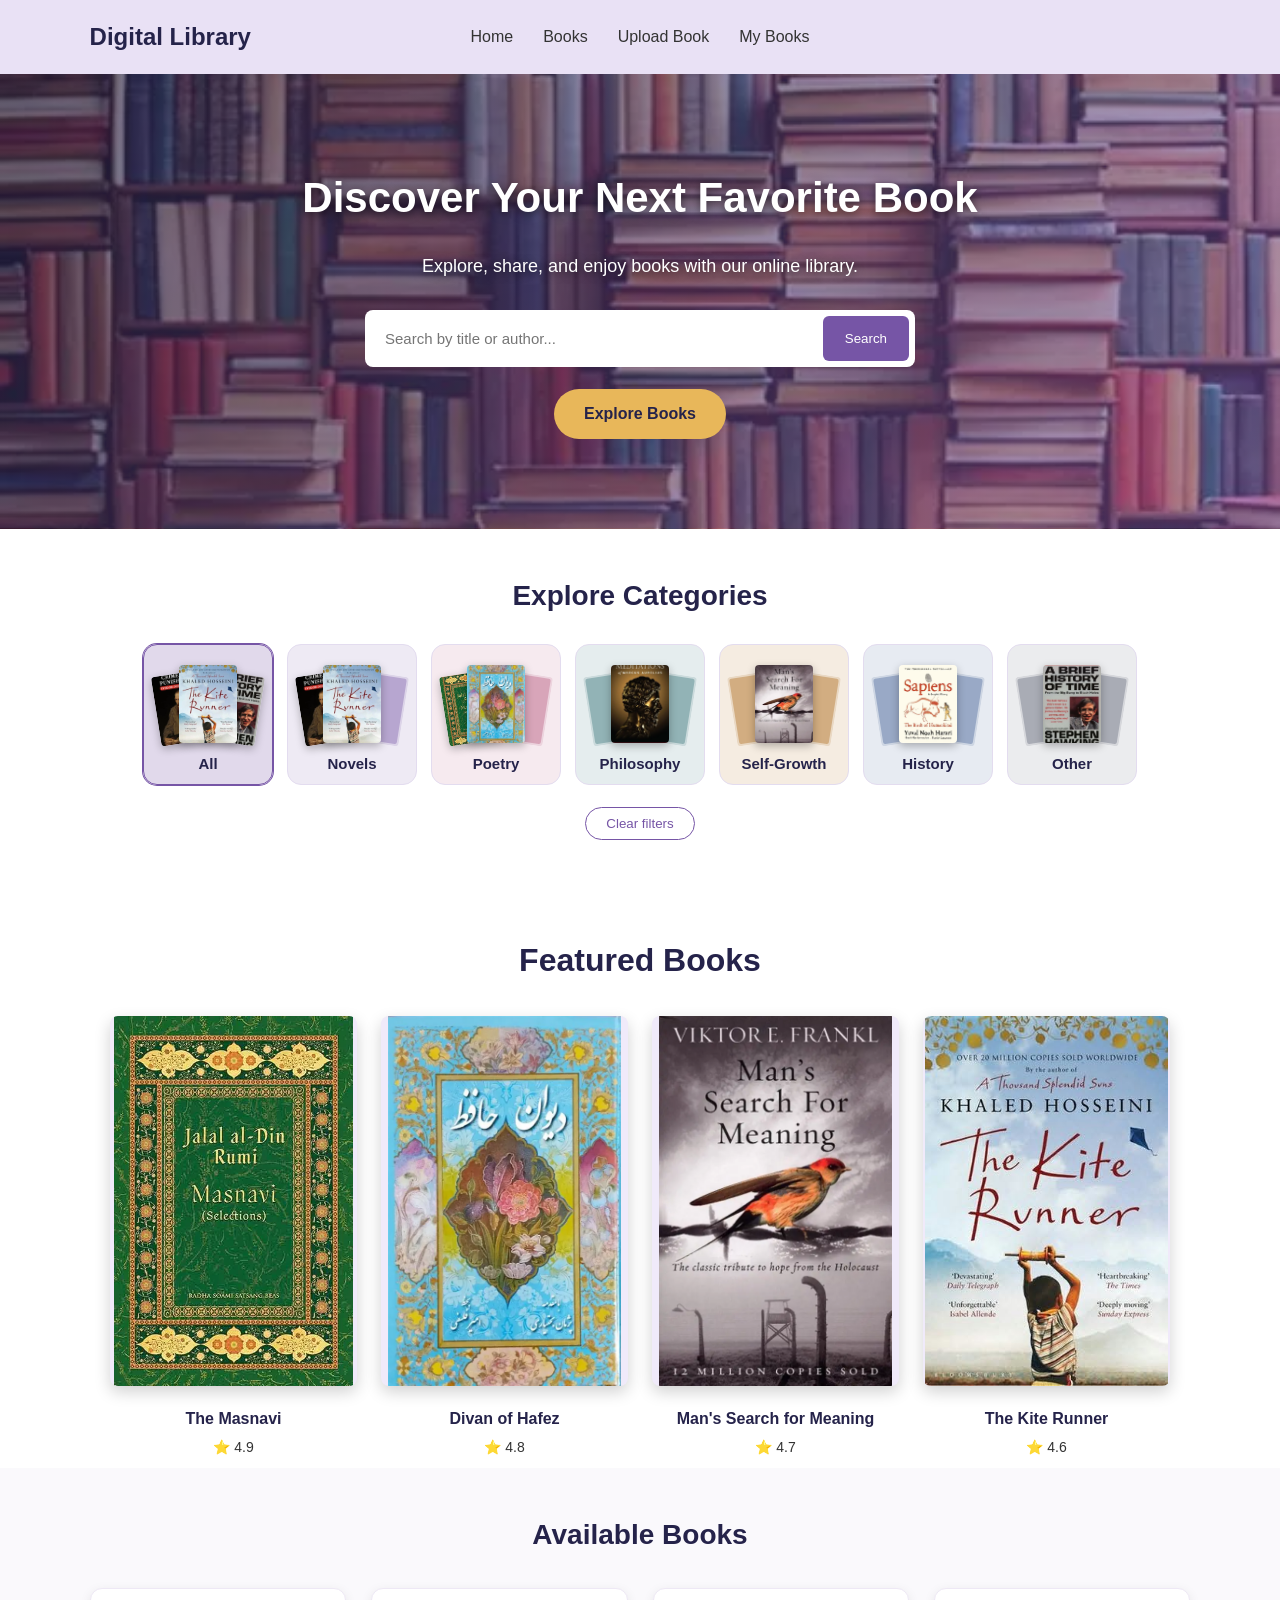
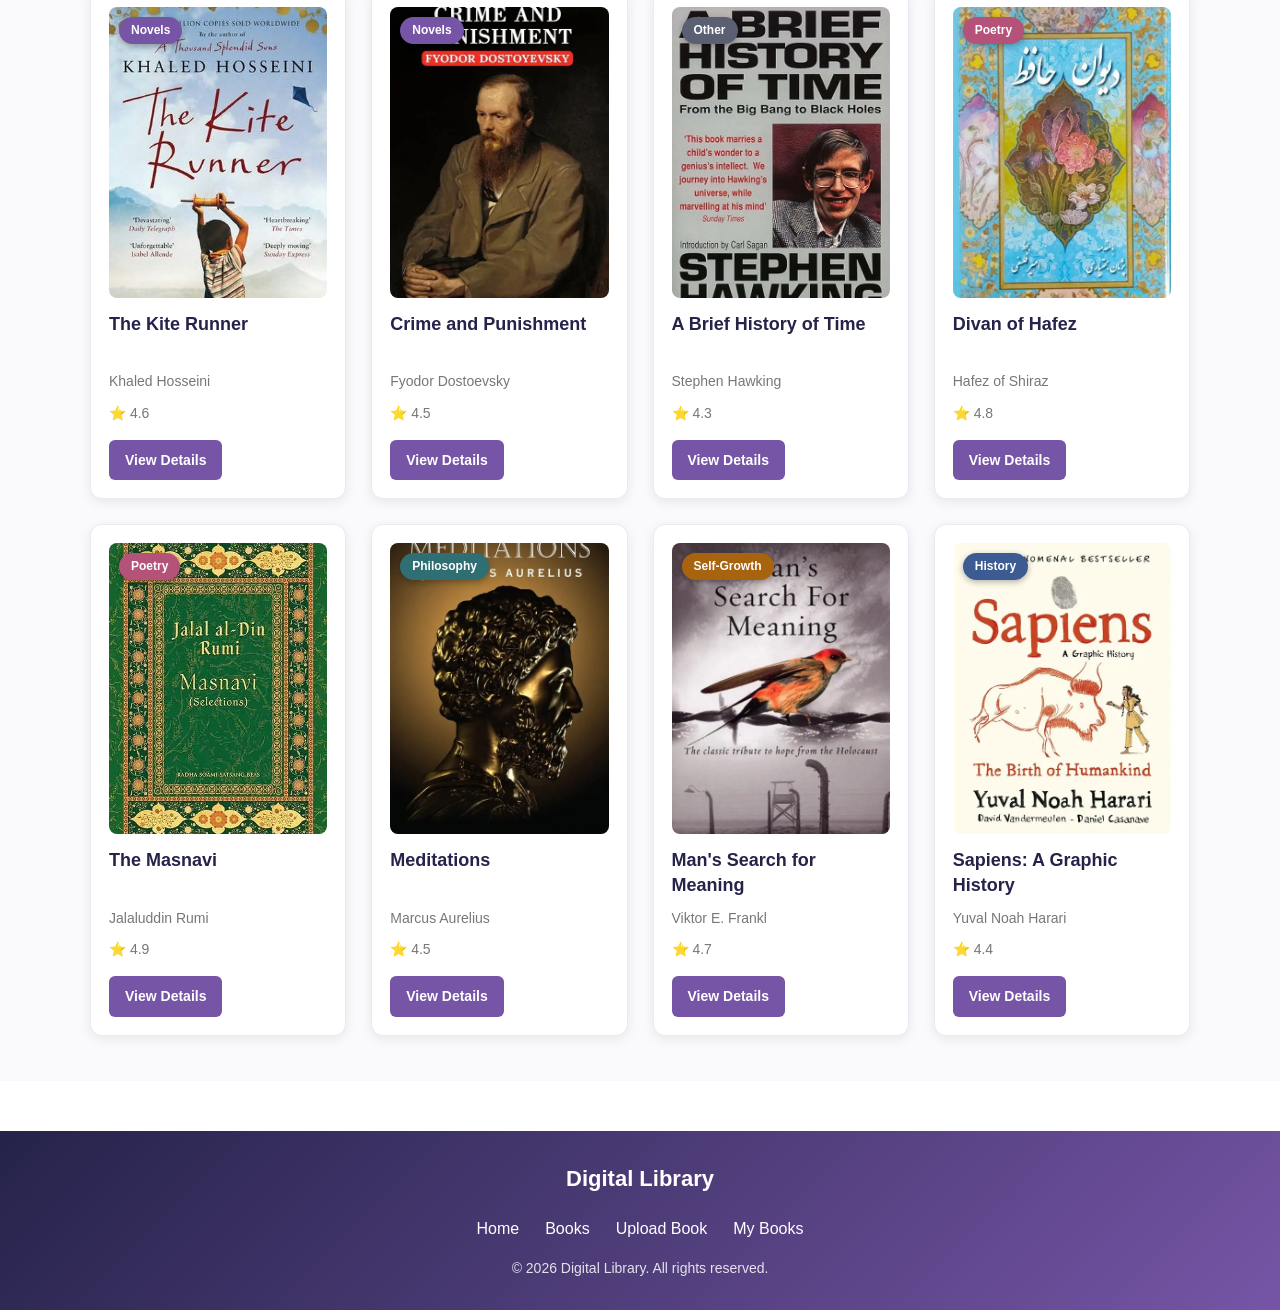
<file: index.html>
<!DOCTYPE html>
<html lang="en">
<head>
    <meta charset="UTF-8">
    <meta name="viewport" content="width=device-width, initial-scale=1.0">
    <title>Digital Library</title>

    <link rel="stylesheet" href="css/style.css">
    <link rel="stylesheet" href="css/home.css">
</head>
<body>

    <header>
        <nav class="navbar">
            <a href="index.html" class="logo">Digital Library</a>

            <ul class="nav-links">
                <li><a href="index.html">Home</a></li>
                <li><a href="index.html#books">Books</a></li>
                <li><a href="upload.html">Upload Book</a></li>
                <li><a href="upload.html#my-books">My Books</a></li>
            </ul>
        </nav>
    </header>

    <main>
        <!-- Hero Section -->
        <section class="hero">
            <div class="hero-content">
                <h1>Discover Your Next Favorite Book</h1>
                <p>Explore, share, and enjoy books with our online library.</p>
                

                <div class="search-box">
                    <input type="text" id="searchInput"
                        placeholder="Search by title or author..."
                        aria-label="Search books by title or author">
                    <button type="button" id="searchBtn">Search</button>
                </div>
                <a href="#books" class="hero-btn">Explore Books</a>
            </div>
        </section>

        <!-- Categories -->
        <section class="categories">
            <h2>Explore Categories</h2>
            

            <div class="category-list">
            <button type="button" class="category-btn active" data-category="All">
    <span class="stack"></span>
    <span class="tile-name">All</span>
</button>
<button type="button" class="category-btn" data-category="Novels">
    <span class="stack"></span>
    <span class="tile-name">Novels</span>
</button>
<button type="button" class="category-btn" data-category="Poetry">
    <span class="stack"></span>
    <span class="tile-name">Poetry</span>
</button>
<button type="button" class="category-btn" data-category="Philosophy">
    <span class="stack"></span>
    <span class="tile-name">Philosophy</span>
</button>
<button type="button" class="category-btn" data-category="Self-Growth">
    <span class="stack"></span>
    <span class="tile-name">Self-Growth</span>
</button>
<button type="button" class="category-btn" data-category="History">
    <span class="stack"></span>
    <span class="tile-name">History</span>
</button>
<button type="button" class="category-btn" data-category="Other">
    <span class="stack"></span>
    <span class="tile-name">Other</span>
</button>
            </div>
            <button type="button" id="clearFilters" class="clear-btn">Clear filters</button>
        </section>
                <!-- Featured Books -->
        <section class="featured-section">
            <h2>Featured Books</h2>

            <div class="featured-list" id="featuredList">
                <!-- Featured books will appear here using JavaScript -->
            </div>
        </section>

        <!-- Books Section -->
        <section class="books-section" id="books">
            <h2>Available Books</h2>

            <div class="book-list" id="bookList">
                <!-- Books will appear here using JavaScript -->
            </div>
        </section>
    </main>

        <footer class="footer">
        <h3 class="footer-title">Digital Library</h3>

        <ul class="footer-links">
            <li><a href="index.html">Home</a></li>
            <li><a href="index.html#books">Books</a></li>
            <li><a href="upload.html">Upload Book</a></li>
            <li><a href="upload.html#my-books">My Books</a></li>
        </ul>

        <p>© 2026 Digital Library. All rights reserved.</p>
    </footer>

    <script src="js/data/books.js"></script>
    <script src="js/storage.js"></script>
    <script src="js/home.js"></script>

</body>
</html>
</file>
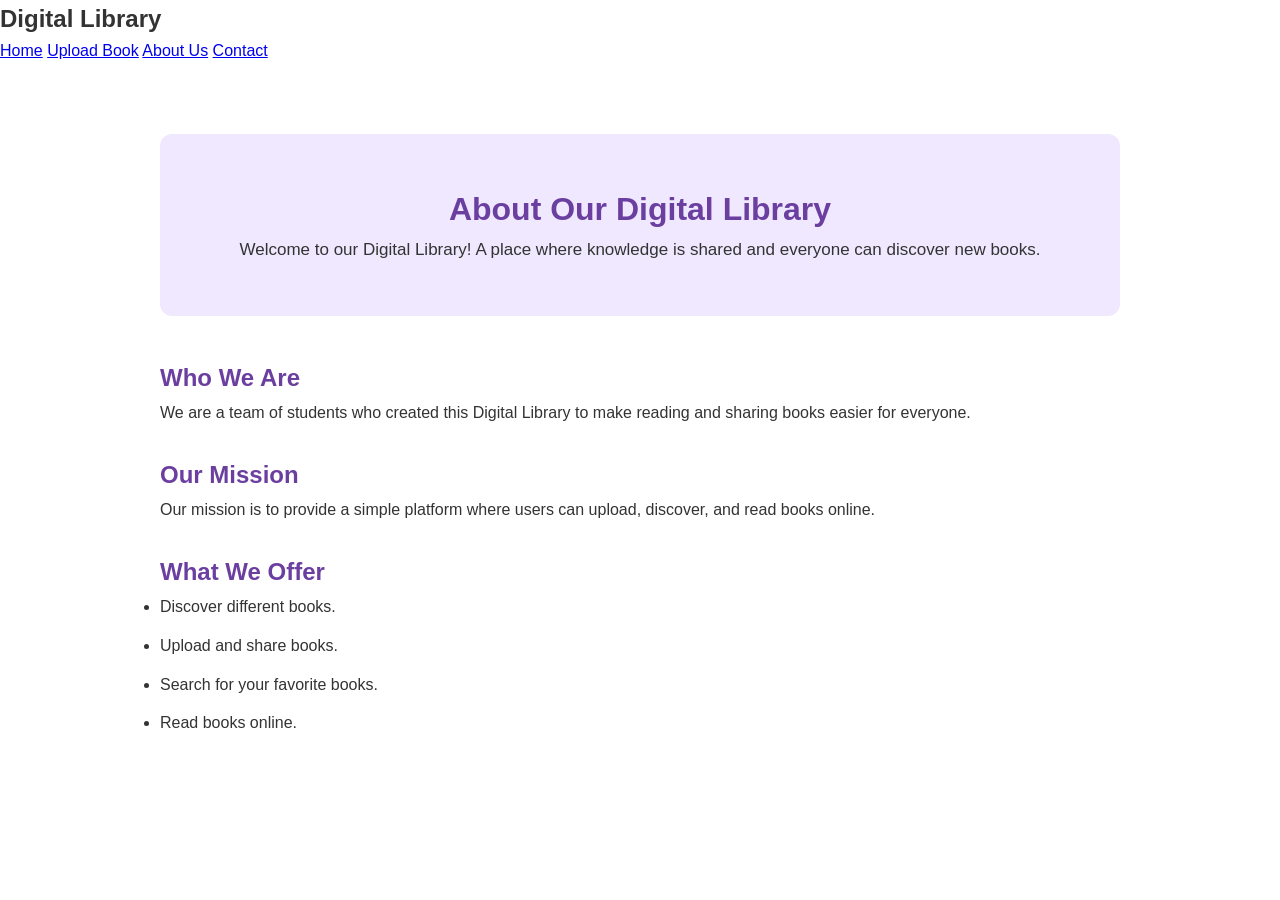
<file: about.html>
<!DOCTYPE html>
<html lang="en">
<head>
    <meta charset="UTF-8">
    <meta name="viewport" content="width=device-width, initial-scale=1.0">
    <title>About Us - Digital Library</title>

    <link rel="stylesheet" href="css/style.css">
    <link rel="stylesheet" href="css/about.css">
</head>
<body>

    <header>
        <nav>
            <h2>Digital Library</h2>
            <div>
                <a href="index.html">Home</a>
                <a href="upload.html">Upload Book</a>
                <a href="about.html">About Us</a>
                <a href="contact.html">Contact</a>
            </div>
        </nav>
    </header>

    <main class="about-container">

        <section class="about-hero">
            <h1>About Our Digital Library</h1>
            <p>
                Welcome to our Digital Library!
                A place where knowledge is shared
                and everyone can discover new books.
            </p>
        </section>

        <section class="about-content">
            <h2>Who We Are</h2>
            <p>
                We are a team of students who created
                this Digital Library to make reading
                and sharing books easier for everyone.
            </p>

            <h2>Our Mission</h2>
            <p>
                Our mission is to provide a simple
                platform where users can upload,
                discover, and read books online.
            </p>

            <h2>What We Offer</h2>
            <ul>
                <li>Discover different books.</li>
                <li>Upload and share books.</li>
                <li>Search for your favorite books.</li>
                <li>Read books online.</li>
            </ul>
        </section>

    </main>

    <!-- Copy your existing footer here -->

</body>
</html>
</file>
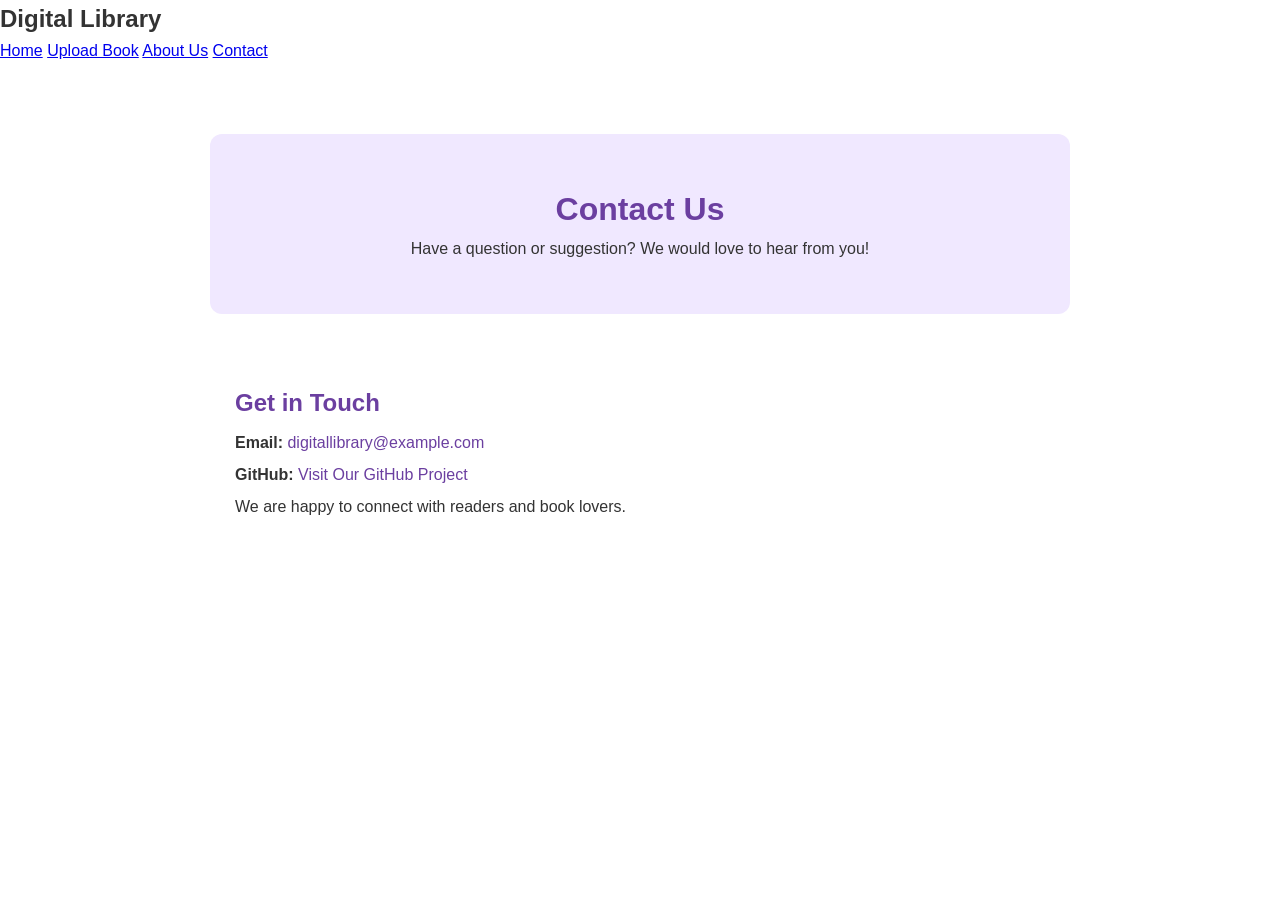
<file: contact.html>
<!DOCTYPE html>
<html lang="en">
<head>
    <meta charset="UTF-8">
    <meta name="viewport" content="width=device-width, initial-scale=1.0">
    <title>Contact Us - Digital Library</title>

    <link rel="stylesheet" href="css/style.css">
    <link rel="stylesheet" href="css/contact.css">
</head>
<body>

    <header>
        <nav>
            <h2>Digital Library</h2>
            <div>
                <a href="index.html">Home</a>
                <a href="upload.html">Upload Book</a>
                <a href="about.html">About Us</a>
                <a href="contact.html">Contact</a>
            </div>
        </nav>
    </header>

    <main class="contact-container">

        <section class="contact-hero">
            <h1>Contact Us</h1>
            <p>
                Have a question or suggestion?
                We would love to hear from you!
            </p>
        </section>

        <section class="contact-info">
            <h2>Get in Touch</h2>

            <p>
                <strong>Email:</strong>
                <a href="mailto:digitallibrary@example.com">
                    digitallibrary@example.com
                </a>
            </p>

            <p>
                <strong>GitHub:</strong>
                <a href="https://github.com/Anila-Haidari/digital-library"
                   target="_blank">
                    Visit Our GitHub Project
                </a>
            </p>

            <p>
                We are happy to connect with readers
                and book lovers.
            </p>
        </section>

    </main>

    <!-- Copy your existing footer here -->

</body>
</html>
</file>
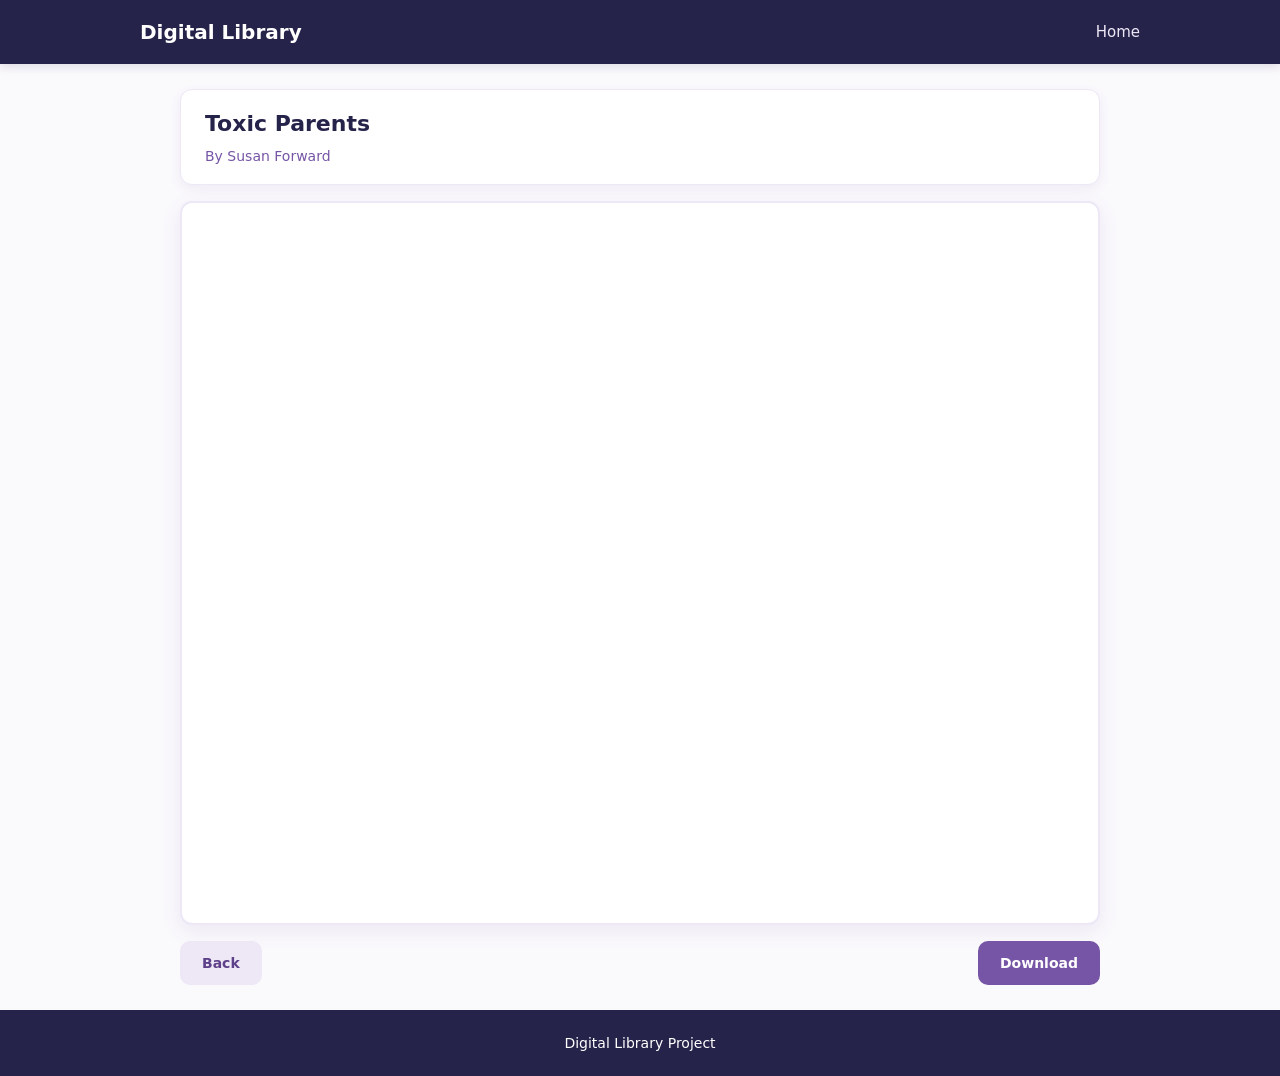
<file: reader.html>
<!doctype html>
<html lang="en">
  <head>
    <meta charset="UTF-8" />
    <meta name="viewport" content="width=device-width, initial-scale=1.0" />
    <title>Read Book - Digital Library</title>
    <link rel="stylesheet" href="style.css" />
    <link rel="stylesheet" href="details.css" />
  </head>
  <body>
    <header class="site-header">
      <div class="header-container">
        <a href="index.html" class="logo-text">Digital Library</a>
        <nav class="nav-links">
          <a href="index.html">Home</a>
        </nav>
      </div>
    </header>

    <main class="reader-container">
      <div id="readerNotFound" class="card not-found-card" hidden>
        <h2>Book Not Found!</h2>
        <p style="margin-bottom: 18px">Unable to load the requested book.</p>
        <a href="index.html" class="btn btn-primary">Back to Books</a>
      </div>

      <div
        id="readerWrapper"
        hidden
        style="display: flex; flex-direction: column; gap: 16px"
      >
        <div class="reader-header">
          <h1 id="readerBookTitle">Book Title</h1>
          <p id="readerBookAuthor">Author Name</p>
        </div>

        <div id="noPdfBox" class="no-pdf-message" hidden>PDF Not Available</div>

        <div id="pdfViewerBox" class="pdf-viewer" hidden>
          <iframe id="pdfFrame" src=""></iframe>
        </div>

        <div class="reader-controls">
          <a id="readerBackBtn" href="index.html" class="btn btn-secondary"
            >Back</a
          >
          <a
            id="readerDownloadBtn"
            href="#"
            download
            class="btn btn-primary"
            hidden
            >Download</a
          >
        </div>
      </div>
    </main>

    <footer class="site-footer">
      <p>Digital Library Project</p>
    </footer>

    <script src="books.js"></script>
    <script src="storage.js"></script>
    <script src="reader.js"></script>
  </body>
</html>
</file>
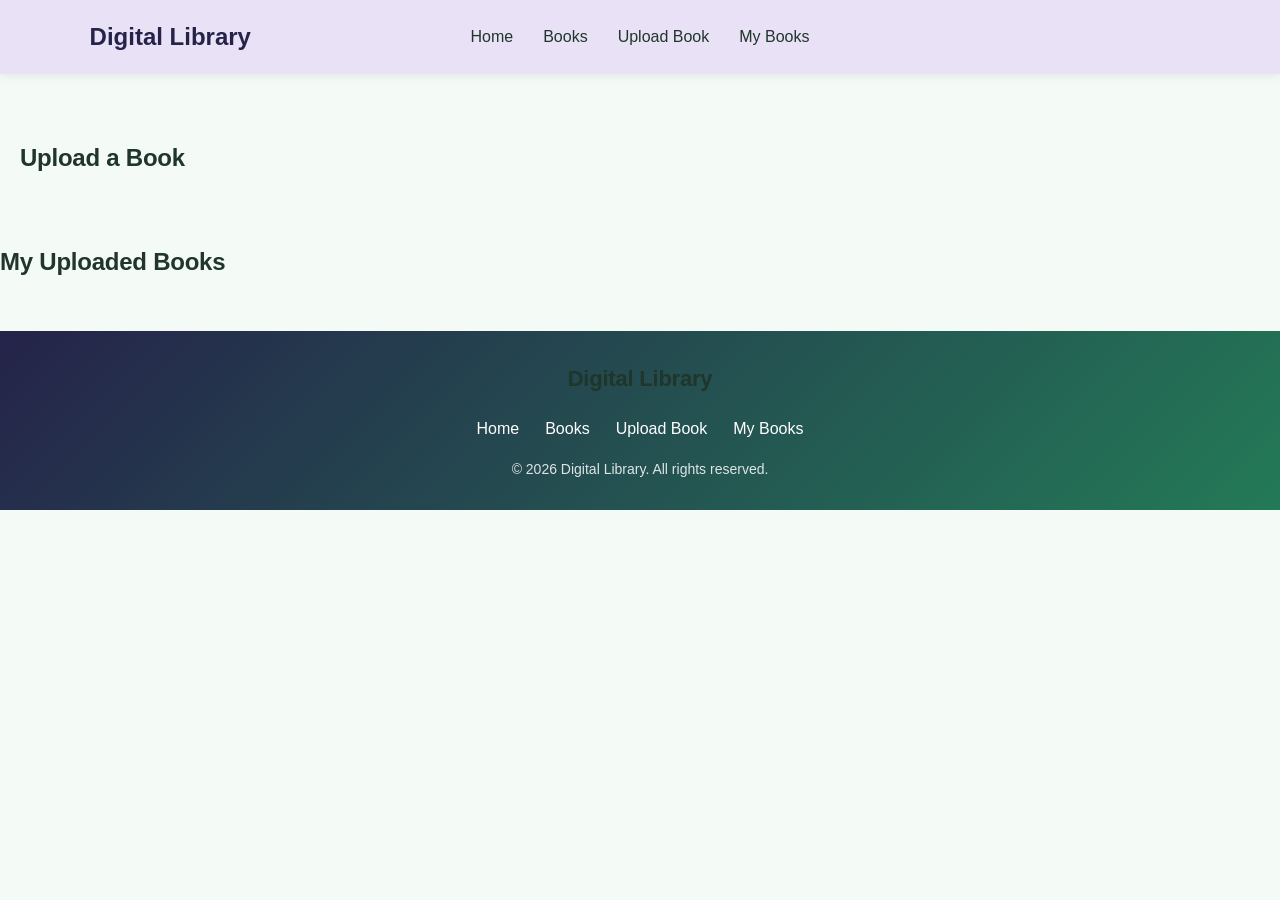
<file: upload.html>
<!DOCTYPE html>
<html lang="en">
<head>
    <meta charset="UTF-8">
    <meta name="viewport" content="width=device-width, initial-scale=1.0">
    <title>Upload Book - Digital Library</title>

    <link rel="stylesheet" href="css/style.css">
    <link rel="stylesheet" href="css/upload.css">
</head>
<body>

    <header>
        <nav class="navbar">
            <a href="index.html" class="logo">Digital Library</a>

            <ul class="nav-links">
                <li><a href="index.html">Home</a></li>
                <li><a href="index.html#books">Books</a></li>
                <li><a href="upload.html">Upload Book</a></li>
                <li><a href="upload.html#my-books">My Books</a></li>
            </ul>
        </nav>
    </header>

    <main>
        <section class="upload-section">
            <h1>Upload a Book</h1>
            <!-- Upload form goes here -->
        </section>

        <section class="my-books-section" id="my-books">
            <h2>My Uploaded Books</h2>

            <div id="myBooksList">
                <!-- Uploaded books will appear here -->
            </div>
        </section>
    </main>

      <footer class="footer">
        <h3 class="footer-title">Digital Library</h3>

        <ul class="footer-links">
            <li><a href="index.html">Home</a></li>
            <li><a href="index.html#books">Books</a></li>
            <li><a href="upload.html">Upload Book</a></li>
            <li><a href="upload.html#my-books">My Books</a></li>
        </ul>

        <p>© 2026 Digital Library. All rights reserved.</p>
    </footer>

    <script src="js/data/books.js"></script>
    <script src="js/storage.js"></script>
    <script src="js/home.js"></script>
</body>
</html>
</file>
<file: css/style.css>
/* ===== Shared colors (use these variables in every page's CSS) ===== */
:root {
    --primary: #7655a6;
    --primary-dark: #5d4089;
    --secondary: #f0eafa;
    --accent: #e8b75a;
    --dark: #25234a;
    --bg: #faf9fc;
    --text: #333333;
}

/* General Settings */
* {
    margin: 0;
    padding: 0;
    box-sizing: border-box;
}

body {
    font-family: Arial, sans-serif;
    background-color: #ffffff;
    color: var(--text);
    line-height: 1.6;
}

/* Navigation Bar */
.navbar {
    display: flex;
    justify-content: space-between;
    align-items: center;
    padding: 18px 7%;
    background-color: #ffffff;
    box-shadow: 0 2px 10px rgba(0, 0, 0, 0.08);
}

.logo {
    color: var(--dark);
    font-size: 24px;
    font-weight: bold;
    text-decoration: none;
}

.nav-links {
    display: flex;
    align-items: center;
    gap: 30px;
    list-style: none;
}

.nav-links a {
    color: var(--text);
    text-decoration: none;
    font-size: 16px;
    transition: color 0.3s;
}

.nav-links a:hover {
    color: var(--primary);
}

/* Footer (shared by all pages) */
.footer {
    background: var(--dark);
    color: white;
    text-align: center;
    padding: 22px;
}

/* General Buttons */
button {
    font-family: inherit;
}

/* Links */
a {
    transition: 0.3s;
}

/* Responsive Navigation */
@media (max-width: 600px) {
    .navbar {
        flex-direction: column;
        gap: 15px;
        padding: 18px;
    }

    .nav-links {
        gap: 18px;
        flex-wrap: wrap;
        justify-content: center;
    }

    .logo {
        font-size: 22px;
    }
}

footer {
  background-color: #222;
  color: white;
  padding: 30px 20px;
  text-align: center;
  margin-top: 50px;
}

.footer-links {
  display: flex;
  justify-content: center;
  flex-wrap: wrap;
  gap: 25px;
  margin: 20px 0;
}

.footer-links a {
  color: white;
  text-decoration: none;
}

.footer-links a:hover {
  color: #f0a500;
}
/* ===== Shared colors (use these variables in every page's CSS) ===== */
:root {
    --primary: #7655a6;
    --primary-dark: #5d4089;
    --secondary: #f0eafa;
    --accent: #e8b75a;
    --dark: #25234a;
    --bg: #faf9fc;
    --text: #333333;
        --lavender: #e9e1f5;
}

/* General Settings */
* {
    margin: 0;
    padding: 0;
    box-sizing: border-box;
}

body {
    font-family: Arial, sans-serif;
    background-color: #ffffff;
    color: var(--text);
    line-height: 1.6;
}

/* Navigation Bar: logo on the left, menu in the center */
.navbar {
    display: grid;
    grid-template-columns: 1fr auto 1fr;
    align-items: center;
    padding: 18px 7%;
        background-color: var(--lavender);
    box-shadow: 0 2px 10px rgba(0, 0, 0, 0.08);
}

.logo {
    justify-self: start;
    color: var(--dark);
    font-size: 24px;
    font-weight: bold;
    text-decoration: none;
}

.nav-links {
    justify-self: center;
    display: flex;
    align-items: center;
    justify-content: center;
    gap: 30px;
    list-style: none;
}

.nav-links a {
    color: var(--text);
    text-decoration: none;
    font-size: 16px;
    transition: color 0.3s;
}

.nav-links a:hover {
    color: var(--primary);
}

/* Footer (same colors as the hero section) */
.footer {
    background: linear-gradient(135deg, var(--dark), var(--primary));
    color: white;
    text-align: center;
    padding: 30px 20px;
}

.footer-title {
    font-size: 22px;
    margin-bottom: 12px;
}

.footer-links {
    list-style: none;
    display: flex;
    justify-content: center;
    flex-wrap: wrap;
    gap: 26px;
    margin-bottom: 16px;
}

.footer-links a {
    color: white;
    text-decoration: none;
}

.footer-links a:hover {
    color: var(--accent);
    text-decoration: underline;
}

.footer p {
    font-size: 14px;
    opacity: 0.85;
}
</file>
<file: css/home.css>
/* Hero Section */
.hero {
    background-image:
        linear-gradient(135deg, rgba(37, 35, 74, 0.65), rgba(118, 85, 166, 0.55)),
        url("../images/book.webp");
    background-size: cover;
    background-position: center;
    color: white;
    text-align: center;
    padding: 90px 20px;
}

.hero-content {
    max-width: 750px;
    margin: auto;
}

.hero h1 {
    font-size: 42px;
    margin-bottom: 20px;
    text-shadow: 0 2px 10px rgba(0, 0, 0, 0.55);
}

.hero p {
    font-size: 18px;
    margin-bottom: 30px;
    line-height: 1.6;
    text-shadow: 0 2px 10px rgba(0, 0, 0, 0.55);
}

/* Search Box */
.search-box {
    display: flex;
    max-width: 550px;
    margin: auto;
    background: white;
    padding: 6px;
    border-radius: 8px;
}

.search-box input {
    flex: 1;
    border: none;
    outline: none;
    padding: 14px;
    font-size: 15px;
}

.search-box button {
    background: #7655a6;
    color: white;
    border: none;
    padding: 12px 22px;
    border-radius: 6px;
    cursor: pointer;
}

.search-box button:hover {
    background: #5d4089;
}

/* Categories */
.categories {
    text-align: center;
    padding: 45px 20px;
}

.categories h2,
.books-section h2 {
    color: #25234a;
    margin-bottom: 25px;
    font-size: 28px;
}

.category-list {
    display: flex;
    justify-content: center;
    flex-wrap: wrap;
    gap: 12px;
}

.category-btn {
    background: #f0eafa;
    color: #5d4089;
    border: none;
    padding: 11px 22px;
    border-radius: 25px;
    cursor: pointer;
    font-size: 14px;
}

.category-btn:hover,
.category-btn.active {
    background: #7655a6;
    color: white;
}

/* Books Section */
.books-section {
    padding: 45px 7%;
    text-align: center;
    background: #faf9fc;
    min-height: 250px;
}

.book-list {
    display: grid;
    grid-template-columns: repeat(auto-fit, minmax(210px, 1fr));
    gap: 25px;
    margin-top: 30px;
}

/* Book Card */
.book-card {
    background: white;
    padding: 18px;
    border-radius: 12px;
    box-shadow: 0 3px 12px rgba(0, 0, 0, 0.08);
    text-align: left;
    transition: transform 0.3s;
}

.book-card:hover {
    transform: translateY(-5px);
}

.book-card img {
    width: 100%;
    height: 220px;
    object-fit: cover;
    border-radius: 8px;
}

.book-card h3 {
    color: #25234a;
    margin: 14px 0 8px;
}

.book-card p {
    color: #777;
    margin-bottom: 8px;
}

.book-card a {
    display: inline-block;
    margin-top: 10px;
    color: #7655a6;
    text-decoration: none;
    font-weight: bold;
}

/* Responsive Design */
@media (max-width: 600px) {
    .hero {
        padding: 65px 15px;
    }

    .hero h1 {
        font-size: 30px;
    }

    .hero p {
        font-size: 16px;
    }

    .search-box {
        flex-direction: column;
        gap: 8px;
    }

    .search-box button {
        width: 100%;
    }

    .books-section {
        padding: 35px 18px;
    }
}

/* Improved Book Cards */

.book-card {
    overflow: hidden;
    border: 1px solid #eee8f5;
    text-align: left;
}

.book-card img {
    background-color: #f0eafa;
    display: block;
}

.book-card h3 {
    font-size: 18px;
    min-height: 45px;
}

.book-card p {
    font-size: 14px;
    line-height: 1.7;
}

.book-card a {
    display: inline-block;
    background-color: #7655a6;
    color: white;
    padding: 9px 16px;
    border-radius: 6px;
    font-size: 14px;
}

.book-card a:hover {
    background-color: #5d4089;
}

/* Empty Search Result */

.no-books {
    grid-column: 1 / -1;
    text-align: center;
    color: #777;
    padding: 35px 15px;
    background-color: white;
    border-radius: 10px;
}
/* ===== Book card fixes (add at the END of home.css) ===== */
.book-list {
    max-width: 1100px;
    margin: 30px auto 0;
    grid-template-columns: repeat(auto-fill, minmax(230px, 1fr));
}

.book-card {
    display: flex;
    flex-direction: column;
}

.book-card img {
    height: auto;
    aspect-ratio: 3 / 4;
    object-fit: cover;
}

.book-card h3 {
    line-height: 1.4;
    min-height: 2.8em;          /* room for 2 lines of title */
}

.book-card p:last-of-type {
    margin-bottom: 14px;
}

.book-card a {
    margin-top: auto;           /* pushes the button to the bottom of every card */
    align-self: flex-start;
}

/* Phones: two cards per row */
@media (max-width: 600px) {
    .book-list {
        grid-template-columns: repeat(2, 1fr);
        gap: 14px;
    }

    .book-card {
        padding: 12px;
    }

    .book-card h3 {
        font-size: 15px;
    }
}
.hero-slogan {
    font-size: 32px;
    font-weight: bold;
    color: var(--accent);
    margin-bottom: 10px;
}
/* ===== Books background in the hero ===== */
.hero {
    position: relative;
    overflow: hidden;
}

.hero::after {
    content: "";
    position: absolute;
    left: 0;
    right: 0;
    bottom: 0;
    height: 260px;
    background-image: var(--shelf);
    background-repeat: repeat-x;
    background-position: bottom center;
    background-size: auto 100%;
    opacity: 0.25;
    pointer-events: none;
}

.hero-content {
    position: relative;
    z-index: 1;
}

/* ===== Category tiles with stacked covers ===== */
.category-list {
    display: flex;
    flex-wrap: wrap;
    justify-content: center;
    gap: 14px;
    max-width: 1100px;
    margin: 0 auto;
}

.category-list .category-btn {
    width: 130px;
    padding: 14px 8px 12px;
    display: flex;
    flex-direction: column;
    align-items: center;
    gap: 12px;
    background: #ffffff;
    color: var(--dark);
    font-size: 15px;
    font-weight: bold;
    border: 1px solid #e3dcef;
    border-radius: 14px;
    cursor: pointer;
    transition: 0.2s;
}

.category-list .category-btn:hover {
    background: #ffffff;
    color: var(--dark);
    border-color: var(--primary);
    transform: translateY(-3px);
}

.category-list .category-btn.active {
    background: var(--secondary);
    border-color: var(--primary);
    color: var(--dark);
}

.stack {
    position: relative;
    width: 100%;
    height: 84px;
}

.stack img {
    position: absolute;
    bottom: 0;
    left: calc(50% - 26px);
    width: 52px;
    height: 70px;
    object-fit: cover;
    border-radius: 4px;
    box-shadow: 0 3px 8px rgba(0, 0, 0, 0.28);
}

.stack img,
.stack .blank {
    position: absolute;
    bottom: 0;
    left: calc(50% - 26px);
    width: 52px;
    height: 70px;
    object-fit: cover;
    border-radius: 4px;
    box-shadow: 0 3px 8px rgba(0, 0, 0, 0.28);
}

/* Empty place in the stack: a plain card in the category color */
.stack .blank {
    opacity: 0.45;
    box-shadow: none;
    border: 2px solid rgba(255, 255, 255, 0.6);
}

/* Left, center (front) and right cover */
.stack :nth-child(1) {
    transform: translateX(-26px) rotate(-9deg);
}

.stack :nth-child(2) {
    left: calc(50% - 29px);
    width: 58px;
    height: 78px;
    z-index: 1;
}

.stack :nth-child(3) {
    transform: translateX(26px) rotate(9deg);
}

@media (max-width: 600px) {
    .category-list .category-btn {
        width: 104px;
        font-size: 14px;
    }

    .stack {
        height: 76px;
    }
}
/* ===== Featured books ===== */
.featured-section {
    max-width: 1100px;
    margin: 0 auto;
    padding: 50px 20px 10px;
    text-align: center;
}

.featured-section h2 {
    color: var(--dark);
    font-size: 32px;
    margin-bottom: 30px;
}

.featured-list {
    display: grid;
    grid-template-columns: repeat(4, 1fr);
    gap: 24px;
}

.featured-card {
    text-decoration: none;
    color: var(--dark);
    transition: 0.2s;
}

.featured-card:hover {
    transform: translateY(-4px);
}

.featured-card img {
    width: 100%;
    aspect-ratio: 2 / 3;
    object-fit: contain;
    background: var(--secondary);
    border-radius: 8px;
    box-shadow: 0 6px 16px rgba(0, 0, 0, 0.18);
}

.featured-card h3 {
    font-size: 16px;
    margin: 12px 0 4px;
}

.featured-card p {
    font-size: 14px;
    color: var(--text);
}

@media (max-width: 700px) {
    .featured-list {
        grid-template-columns: repeat(2, 1fr);
        gap: 14px;
    }
}
/* ===== Explore Books button in the hero ===== */
.hero-btn {
    display: inline-block;
    margin-top: 22px;
    padding: 12px 30px;
    background: var(--accent);
    color: var(--dark);
    font-weight: bold;
    text-decoration: none;
    border-radius: 30px;
    transition: 0.2s;
}

.hero-btn:hover {
    background: #f0c36e;
    transform: translateY(-2px);
}

/* Clear filters button  */
.clear-btn {
    display: block;
    margin: 22px auto 0;
    padding: 8px 20px;
    background: transparent;
    color: var(--primary);
    border: 1px solid var(--primary);
    border-radius: 20px;
    cursor: pointer;
    transition: 0.2s;
}

.clear-btn:hover {
    background: var(--primary);
    color: #ffffff;
}

/* Smooth scroll to the books list */
html {
    scroll-behavior: smooth;
}
/* ===== Category badge on the book cards ===== */
.book-cover {
    position: relative;
}

.book-badge {
    position: absolute;
    top: 10px;
    left: 10px;
    padding: 4px 12px;
    color: #ffffff;
    font-size: 12px;
    font-weight: bold;
    border-radius: 20px;
    box-shadow: 0 2px 6px rgba(0, 0, 0, 0.3);
}
/*  Each category tile has its own soft color */
.category-list .category-btn {
    background: var(--tile-bg, #ffffff);
}

.category-list .category-btn:hover {
    background: var(--tile-bg-strong, #ffffff);
    border-color: var(--tile-color, var(--primary));
}

.category-list .category-btn.active {
    background: var(--tile-bg-strong, var(--secondary));
    border-color: var(--tile-color, var(--primary));
    box-shadow: 0 0 0 1px var(--tile-color, var(--primary));
}
</file>
<file: css/about.css>
.about-container {
    max-width: 1000px;
    margin: 50px auto;
    padding: 20px;
}

.about-hero {
    text-align: center;
    padding: 50px 20px;
    background-color: #f0e8ff;
    border-radius: 12px;
}

.about-hero h1 {
    color: #6b3fa0;
    font-size: 32px;
}

.about-hero p {
    font-size: 17px;
    line-height: 1.8;
}

.about-content {
    margin-top: 40px;
    line-height: 1.8;
}

.about-content h2 {
    color: #6b3fa0;
    margin-top: 25px;
}

.about-content li {
    margin-bottom: 10px;
}
</file>
<file: css/contact.css>
.contact-container {
    max-width: 900px;
    margin: 50px auto;
    padding: 20px;
}

.contact-hero {
    text-align: center;
    padding: 50px 20px;
    background-color: #f0e8ff;
    border-radius: 12px;
}

.contact-hero h1 {
    color: #6b3fa0;
    font-size: 32px;
}

.contact-hero p {
    line-height: 1.8;
}

.contact-info {
    margin-top: 40px;
    padding: 25px;
    line-height: 2;
}

.contact-info h2 {
    color: #6b3fa0;
}

.contact-info a {
    color: #6b3fa0;
    text-decoration: none;
}

.contact-info a:hover {
    text-decoration: underline;
}
</file>
<file: style.css>
:root {
  --primary: #7655a6;
  --primary-dark: #5d4089;
  --secondary: #ede7f6;
  --accent: #f59e0b;
  --dark: #25234a;
  --bg: #faf9fc;
  --text: #30234a;
}

* {
  box-sizing: border-box;
  margin: 0;
  padding: 0;
  font-family:
    system-ui,
    -apple-system,
    BlinkMacSystemFont,
    "Segoe UI",
    Roboto,
    sans-serif;
}

body {
  background-color: var(--bg);
  color: var(--text);
  line-height: 1.6;
  display: flex;
  flex-direction: column;
  min-height: 100vh;
}

.site-header {
  background-color: var(--dark);
  color: #ffffff;
  padding: 16px 24px;
  box-shadow: 0 2px 10px rgba(37, 35, 74, 0.15);
}

.header-container {
  max-width: 1000px;
  margin: 0 auto;
  display: flex;
  justify-content: space-between;
  align-items: center;
}

.logo-text {
  font-size: 20px;
  font-weight: bold;
  color: #ffffff;
  text-decoration: none;
}

.nav-links a {
  color: var(--secondary);
  text-decoration: none;
  margin-left: 16px;
  font-size: 15px;
}

.nav-links a:hover {
  color: #ffffff;
}

.site-footer {
  background-color: var(--dark);
  color: #ffffff;
  text-align: center;
  padding: 22px 16px;
  margin-top: auto;
  font-size: 14px;
}

[hidden] {
  display: none !important;
}
</file>
<file: details.css>
.container {
  max-width: 920px;
  width: 100%;
  margin: 30px auto 15px auto;
  padding: 0 20px;
}

.card {
  background-color: #ffffff;
  border-radius: 16px;
  padding: 32px;
  margin-bottom: 24px;
  border: 1px solid var(--secondary);
  box-shadow: 0 8px 24px rgba(118, 85, 166, 0.1);
}

.not-found-card {
  text-align: center;
  border-top: 5px solid var(--primary);
}

.not-found-card h2 {
  color: var(--dark);
  font-size: 26px;
  margin-bottom: 10px;
}

.book-main-info {
  display: flex;
  gap: 30px;
  margin-bottom: 24px;
  align-items: flex-start;
}

.book-cover {
  width: 220px;
  height: 310px;
  object-fit: cover;
  border-radius: 12px;
  background-color: var(--secondary);
  box-shadow: 0 6px 16px rgba(0, 0, 0, 0.12);
}

.book-text-details {
  flex: 1;
}

.book-text-details h1 {
  color: var(--dark);
  font-size: 26px;
  margin-bottom: 12px;
}

.book-info-row {
  margin-bottom: 8px;
  font-size: 15px;
}

.book-info-row strong {
  color: var(--primary);
}

.book-description {
  margin-top: 16px;
  padding-top: 16px;
  border-top: 1px solid var(--secondary);
  color: var(--text);
}

.no-pdf-message {
  background-color: var(--secondary);
  color: var(--primary-dark);
  border: 1px dashed var(--primary);
  padding: 14px;
  border-radius: 10px;
  text-align: center;
  font-weight: bold;
  margin-bottom: 18px;
}

.book-actions {
  display: flex;
  gap: 12px;
  flex-wrap: wrap;
  padding-top: 18px;
  border-top: 1px solid var(--secondary);
}

.btn {
  padding: 11px 22px;
  border-radius: 10px;
  font-weight: bold;
  font-size: 14px;
  text-decoration: none;
  cursor: pointer;
  border: none;
  display: inline-flex;
  align-items: center;
  justify-content: center;
  transition: all 0.2s ease;
}

.btn-primary {
  background-color: var(--primary);
  color: #ffffff;
}

.btn-primary:hover {
  background-color: var(--primary-dark);
}

.btn-secondary {
  background-color: var(--secondary);
  color: var(--primary-dark);
}

.btn-secondary:hover {
  background-color: var(--primary);
  color: #ffffff;
}

.btn-outline {
  background-color: #ffffff;
  border: 2px solid var(--primary);
  color: var(--primary);
}

.btn-outline:hover {
  background-color: var(--secondary);
  color: var(--primary-dark);
}

.related-section {
  max-width: 920px;
  width: 100%;
  margin: 0 auto 35px auto;
  padding: 0 20px;
}

.related-section h2 {
  color: var(--dark);
  font-size: 22px;
  margin-bottom: 16px;
}

.related-list {
  display: grid;
  grid-template-columns: repeat(auto-fill, minmax(185px, 1fr));
  gap: 18px;
}

.related-card {
  background-color: #ffffff;
  border: 1px solid var(--secondary);
  border-radius: 12px;
  padding: 12px;
  text-decoration: none;
  color: var(--dark);
  text-align: center;
  transition:
    transform 0.2s ease,
    box-shadow 0.2s ease;
}

.related-card:hover {
  transform: translateY(-4px);
  box-shadow: 0 8px 18px rgba(118, 85, 166, 0.15);
  border-color: var(--primary);
}

.related-card img {
  width: 100%;
  height: 190px;
  object-fit: cover;
  border-radius: 8px;
  margin-bottom: 10px;
  background-color: var(--secondary);
}

.related-card h4 {
  font-size: 15px;
  color: var(--dark);
}

.reader-container {
  max-width: 960px;
  width: 100%;
  margin: 25px auto;
  padding: 0 20px;
  display: flex;
  flex-direction: column;
  gap: 16px;
}

.reader-header {
  background-color: #ffffff;
  border: 1px solid var(--secondary);
  border-radius: 12px;
  padding: 16px 24px;
  box-shadow: 0 4px 12px rgba(118, 85, 166, 0.08);
}

.reader-header h1 {
  color: var(--dark);
  font-size: 22px;
}

.reader-header p {
  color: var(--primary);
  font-size: 14px;
  margin-top: 4px;
}

.pdf-viewer {
  background-color: #ffffff;
  border-radius: 12px;
  overflow: hidden;
  border: 2px solid var(--secondary);
  box-shadow: 0 6px 20px rgba(118, 85, 166, 0.1);
}

.pdf-viewer iframe {
  width: 100%;
  height: 80vh;
  border: none;
  display: block;
}

.reader-controls {
  display: flex;
  justify-content: space-between;
  align-items: center;
  gap: 12px;
  flex-wrap: wrap;
}

@media (max-width: 768px) {
  .book-main-info {
    flex-direction: column;
    align-items: center;
    text-align: center;
  }
  .book-actions,
  .reader-controls {
    flex-direction: column;
  }
  .btn {
    width: 100%;
  }
}
</file>
<file: css/upload.css>
:root {
    --primary: #237A57;
    --primary-dark: #185B40;
    --secondary: #75B89A;
    --accent: #F0B85B;
    --background: #F4FAF6;
    --white: #FFFFFF;
    --text: #20352B;
    --muted: #82948A;
    --border: #E4EEE7;
    --shadow: 0 15px 45px rgba(35, 122, 87, 0.08);
}

html {
    scroll-behavior: smooth;
}

* {
    margin: 0;
    padding: 0;
    box-sizing: border-box;
}

body {
    font-family: "Inter", sans-serif;
    background: #ffffff;
    color: var(--text);

}

img {
    max-width: 100%;
    display: block;
}

a {
    color: var(--text);
    text-decoration: none;

}

ul {
    list-style: none;
    margin: 0;
    padding: 0;

}

button {
    font-family: inherit;
    cursor: pointer;
    border: none;
    background: none;

}

input {
    font-family: inherit;
}

h1,
h2,
h3,
h4 {
    font-weight: 600;
    color: var(--text);
    margin: 0;
    letter-spacing: -0.01em;
}



.container {
    width: 100%;
    margin: 0;
    padding: 0;

}

:focus-visible {
    outline: 2px solid var(--blue-light);
}


@import url('https://fonts.googleapis.com/css2?family=DM+Sans:wght@400;500;600;700&family=Playfair+Display:wght@500;600;700&display=swap');



* {
    margin: 0;
    padding: 0;
    box-sizing: border-box;
}

body {
    font-family: 'DM Sans', sans-serif;
    background: var(--background);
    color: var(--text);
    min-height: 100vh;
}

/* Main Upload Section */

.upload-section {
    width: 100%;
    padding: 65px 20px;
    position: relative;
    overflow: hidden;
}

/* .upload-section::before {
    content: "";
    position: absolute;
    width: 350px;
    height: 350px;
    background: rgba(117, 184, 154, 0.384);
    border-radius: 50%;
    top: -150px;
    right: -100px;
    filter: blur(5px);
    pointer-events: none;
} */


.full-upload {
    max-width: 1150px;
    margin: auto;
    display: grid;
    grid-template-columns: 1.1fr 0.9fr;
    gap: 45px;
    background: var(--white);
    padding: 48px;
    border-radius: 24px;
    border: 1px solid var(--border);
    box-shadow: var(--shadow);
    position: relative;
    z-index: 1;
}

/* Left Side */

.book-update h2 {
    font-family: 'Playfair Display', serif;
    font-size: 35px;
    font-weight: 700;
    color: var(--primary-dark);
    margin-bottom: 10px;
}

.book-update>p {
    color: var(--muted);
    font-size: 14px;
    margin-bottom: 35px;
    line-height: 1.7;
}

/* Form */

#upload-form {
    display: flex;
    flex-direction: column;
    gap: 23px;
}

.form-group {
    display: flex;
    flex-direction: column;
    gap: 9px;
}

.form-group label {
    font-size: 13px;
    font-weight: 700;
    color: var(--text);
}

.form-group input,
.form-group select,
.form-group textarea {
    width: 100%;
    padding: 15px 17px;
    border: 1px solid var(--border);
    border-radius: 10px;
    background: #FBFDFC;
    color: var(--text);
    font-family: inherit;
    font-size: 13px;
    outline: none;
    transition: 0.3s ease;
}

span {
    color: red;
}

.select {
    color: #185B40;
}

.form-group input::placeholder,
.form-group textarea::placeholder {
    color: #A5B4AA;
}

.form-group input:hover,
.form-group select:hover,
.form-group textarea:hover {
    border-color: var(--secondary);
}

.form-group input:focus,
.form-group select:focus,
.form-group textarea:focus {
    border-color: var(--primary);
    background: var(--white);
    box-shadow: 0 0 0 4px rgba(35, 122, 87, 0.08);
}

.form-group textarea {
    min-height: 115px;
    resize: vertical;
}

/* Buttons */

.form-buttons {
    display: flex;
    gap: 13px;
    margin-top: 10px;
}

.submit-btn,
.cancel-btn {
    padding: 14px 23px;
    border-radius: 9px;
    font-family: inherit;
    font-size: 13px;
    font-weight: 700;
    cursor: pointer;
    transition: 0.3s ease;
}

.submit-btn {
    background: var(--primary);
    color: var(--white);
    border: 1px solid var(--primary);
    flex: 1;
    box-shadow: 0 6px 15px rgba(35, 122, 87, 0.18);
}

.submit-btn i {
    margin-right: 7px;
}

.submit-btn:hover {
    background: var(--primary-dark);
    transform: translateY(-2px);
    box-shadow: 0 9px 20px rgba(35, 122, 87, 0.22);
}

.cancel-btn {
    background: var(--white);
    border: 1px solid var(--border);
    color: var(--text);
}

.cancel-btn:hover {
    background: #F4FAF6;
    border-color: var(--secondary);
}

/* Right Side */

.right {
    display: flex;
    flex-direction: column;
    gap: 25px;
    padding-top: 10px;
}

/* PDF Upload */

.pdf-upload {
    background: #F7FBF8;
    border: 2px dashed #A9CBB7;
    border-radius: 17px;
    min-height: 270px;
    display: flex;
    flex-direction: column;
    justify-content: center;
    align-items: center;
    text-align: center;
    padding: 30px 20px;
    transition: 0.3s ease;
}

.pdf-upload:hover {
    border-color: var(--primary);
    background: #EFF8F2;
}

.pdf-upload>i {
    font-size: 43px;
    color: var(--primary);
    margin-bottom: 18px;
}


.pdf-upload h3,
.cover h3 {
    font-family: 'Playfair Display', serif;
    font-size: 21px;
    color: var(--primary-dark);
    margin-bottom: 15px;
}

.upload-link {
    color: var(--primary);
    font-size: 14px;
    font-weight: 700;
    cursor: pointer;
    text-decoration: underline;
    text-underline-offset: 4px;
}

.pdf-upload input[type="file"],
.cover input[type="file"] {
    display: none;
}

.pdf-upload p {
    font-size: 11px;
    color: var(--muted);
    margin-top: 13px;
    line-height: 1.7;
}

#pdf-file-name,
#cover-file-name {
    font-size: 12px;
    color: var(--primary);
    font-weight: 600;
    margin-top: 12px;
    overflow-wrap: anywhere;
}

/* Cover Upload */

.cover {
    background: var(--white);
    border: 1px solid var(--border);
    border-radius: 17px;
    padding: 25px;
    text-align: center;
    box-shadow: 0 5px 20px rgba(32, 53, 43, 0.04);
}

.cover h3 {
    margin-bottom: 20px;
}

.cover-page {
    width: 130px;
    height: 155px;
    margin: auto;
    border: 1px dashed var(--secondary);
    border-radius: 10px;
    background: #F4FAF6;
    display: flex;
    flex-direction: column;
    align-items: center;
    justify-content: center;
    gap: 12px;
    color: var(--primary);
    cursor: pointer;
    transition: 0.3s ease;
}

.cover-page i {
    font-size: 28px;
}

.cover-page span {
    font-size: 11px;
    font-weight: 700;
}

.cover-page:hover {
    background: #EAF5EE;
    border-color: var(--primary);
    transform: translateY(-3px);
}

/* My Uploaded Books */

.my-books {
    max-width: 1150px;
    margin: 65px auto;
    padding: 0 7%;
}

.my-books h2 {
    font-family: 'Playfair Display', serif;
    font-size: 30px;
    color: var(--primary-dark);
    margin-bottom: 25px;
}

#books-list {
    display: grid;
    grid-template-columns: repeat(auto-fill, minmax(220px, 1fr));
    gap: 22px;
}

/* Responsive Design */

@media (max-width: 900px) {

    .upload-section {
        padding: 40px 4%;
    }

    .full-upload {
        padding: 30px;
        gap: 30px;
    }

    .book-update h2 {
        font-size: 29px;
    }
}

@media (max-width: 650px) {

    .upload-section {
        padding: 25px 15px;
    }

    .full-upload {
        grid-template-columns: 1fr;
        padding: 25px 20px;
        gap: 30px;
        border-radius: 17px;
    }

    .book-update h2 {
        font-size: 27px;
    }

    .book-update>p {
        margin-bottom: 25px;
    }

    #upload-form {
        gap: 19px;
    }

    .right {
        padding-top: 0;
    }

    .pdf-upload {
        min-height: 230px;
    }

    .form-buttons {
        flex-direction: column;
    }

    .submit-btn,
    .cancel-btn {
        width: 100%;
    }

    .my-books {
        margin: 40px auto;
        padding: 0 20px;
    }

    .my-books h2 {
        font-size: 25px;
    }
}
</file>
